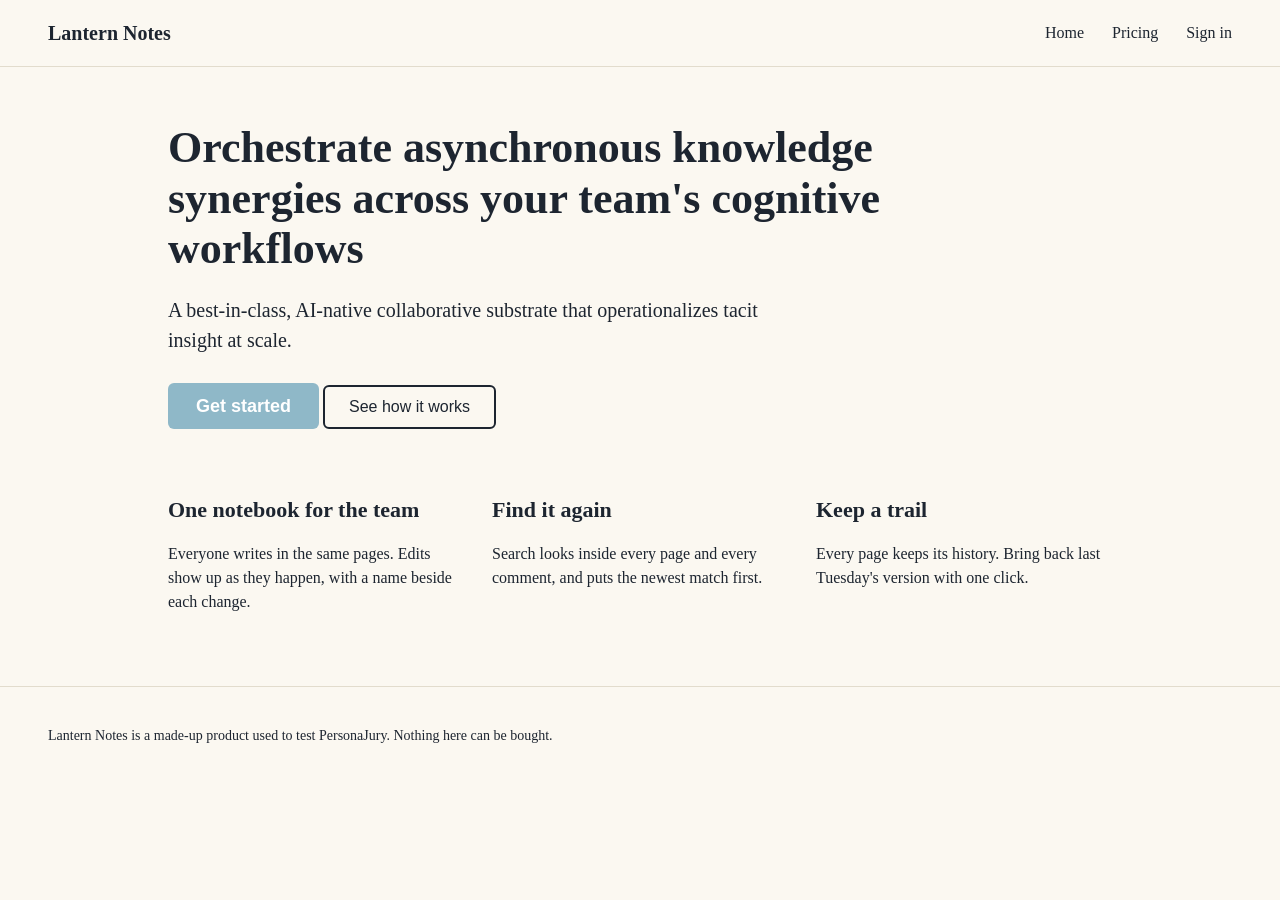
<file: fixtures/site/index.html>
<!doctype html>
<html lang="en">
<head>
  <meta charset="utf-8">
  <meta name="viewport" content="width=device-width, initial-scale=1">
  <title>Lantern Notes</title>
  <link rel="stylesheet" href="style.css">
</head>
<body>
  <header class="top">
    <a class="brand" href="index.html">Lantern Notes</a>
    <nav aria-label="Main">
      <ul>
        <li><a href="index.html">Home</a></li>
        <li><a href="pricing.html">Pricing</a></li>
        <li><a href="https://app.lantern.example/signin">Sign in</a></li>
      </ul>
    </nav>
  </header>
  <main>
    <section class="hero">
      <h1>Orchestrate asynchronous knowledge synergies across your team's cognitive workflows</h1>
      <p>A best-in-class, AI-native collaborative substrate that operationalizes tacit insight at scale.</p>
      <a class="button-primary" href="pricing.html">Get started</a>
      <a class="button-secondary" href="#features">See how it works</a>
    </section>
    <section class="features" id="features" aria-label="Features">
      <article>
        <h2>One notebook for the team</h2>
        <p>Everyone writes in the same pages. Edits show up as they happen, with a name beside each change.</p>
      </article>
      <article>
        <h2>Find it again</h2>
        <p>Search looks inside every page and every comment, and puts the newest match first.</p>
      </article>
      <article>
        <h2>Keep a trail</h2>
        <p>Every page keeps its history. Bring back last Tuesday's version with one click.</p>
      </article>
    </section>
  </main>
  <footer>
    <p>Lantern Notes is a made-up product used to test PersonaJury. Nothing here can be bought.</p>
  </footer>
</body>
</html>
</file>
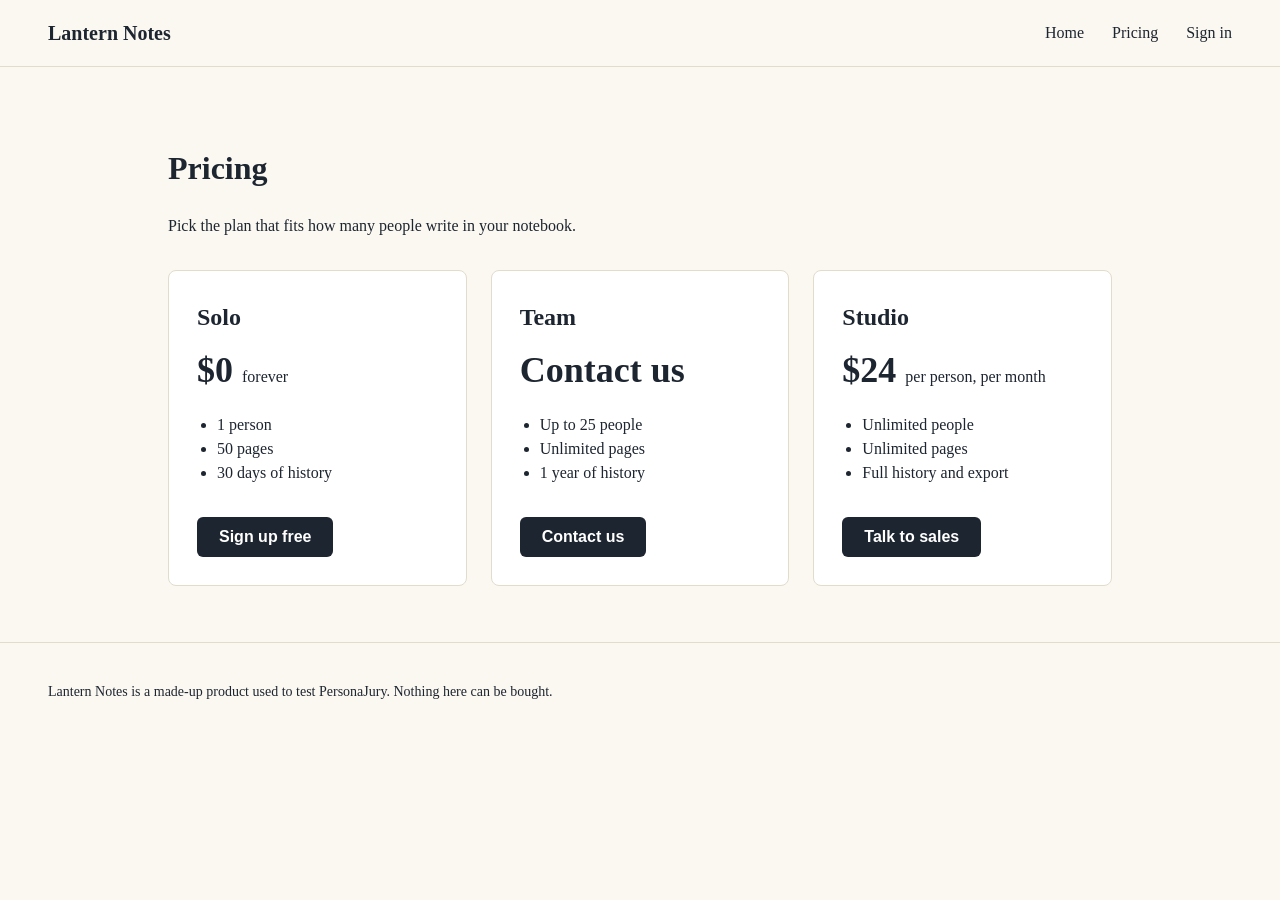
<file: fixtures/site/pricing.html>
<!doctype html>
<html lang="en">
<head>
  <meta charset="utf-8">
  <meta name="viewport" content="width=device-width, initial-scale=1">
  <title>Pricing - Lantern Notes</title>
  <link rel="stylesheet" href="style.css">
</head>
<body>
  <header class="top">
    <a class="brand" href="index.html">Lantern Notes</a>
    <nav aria-label="Main">
      <ul>
        <li><a href="index.html">Home</a></li>
        <li><a href="pricing.html">Pricing</a></li>
        <li><a href="https://app.lantern.example/signin">Sign in</a></li>
      </ul>
    </nav>
  </header>
  <main>
    <h1>Pricing</h1>
    <p>Pick the plan that fits how many people write in your notebook.</p>
    <section class="plans" aria-label="Plans">
      <article class="plan">
        <h2>Solo</h2>
        <p class="price">$0 <small>forever</small></p>
        <ul>
          <li>1 person</li>
          <li>50 pages</li>
          <li>30 days of history</li>
        </ul>
        <a class="cta" href="#">Sign up free</a>
      </article>
      <article class="plan">
        <h2>Team</h2>
        <p class="price">Contact us</p>
        <ul>
          <li>Up to 25 people</li>
          <li>Unlimited pages</li>
          <li>1 year of history</li>
        </ul>
        <a class="cta" href="mailto:hello@lantern.example">Contact us</a>
      </article>
      <article class="plan">
        <h2>Studio</h2>
        <p class="price">$24 <small>per person, per month</small></p>
        <ul>
          <li>Unlimited people</li>
          <li>Unlimited pages</li>
          <li>Full history and export</li>
        </ul>
        <a class="cta" href="mailto:hello@lantern.example">Talk to sales</a>
      </article>
    </section>
  </main>
  <footer>
    <p>Lantern Notes is a made-up product used to test PersonaJury. Nothing here can be bought.</p>
  </footer>
</body>
</html>
</file>
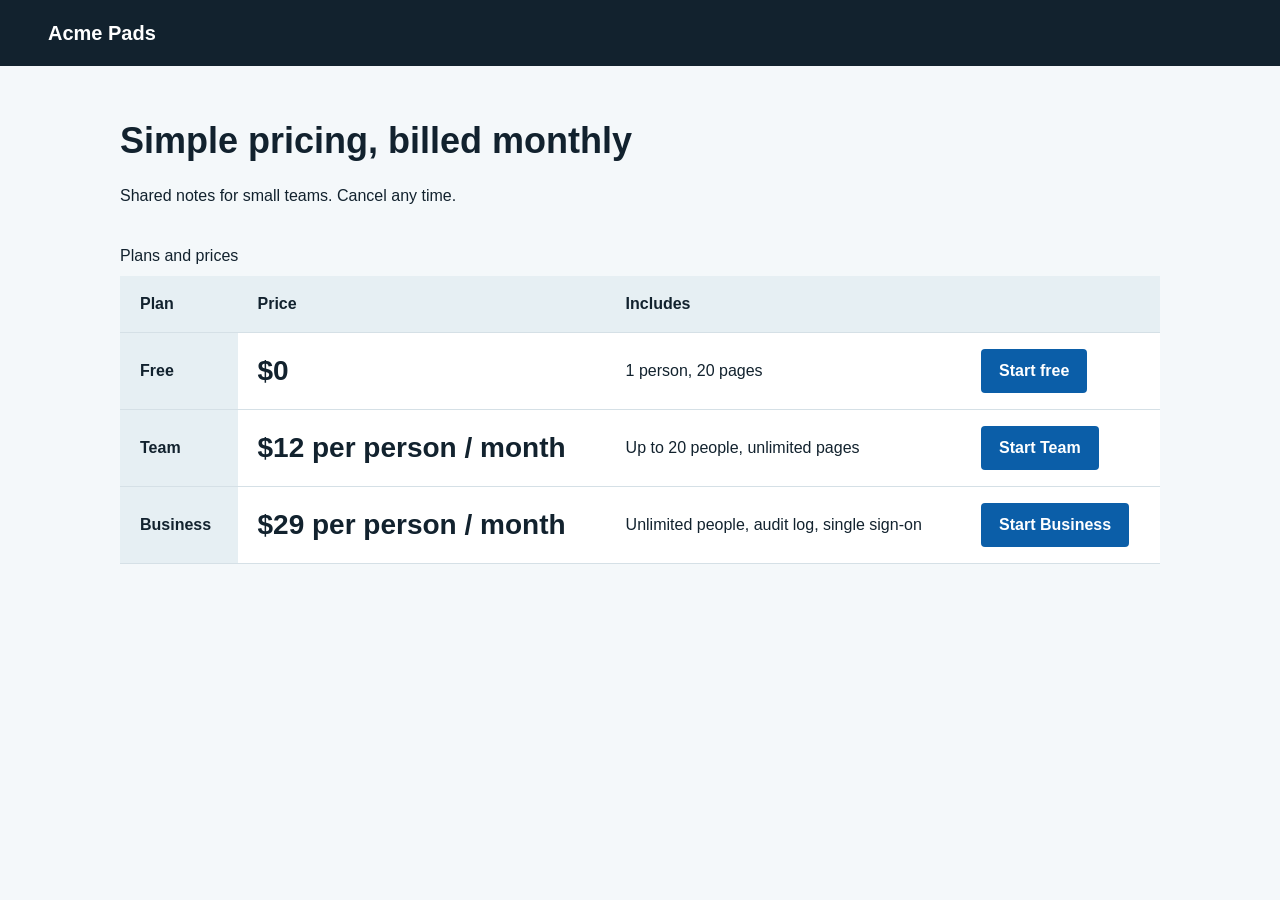
<file: fixtures/comparators/acme-pricing/pricing.html>
<!doctype html>
<html lang="en">
<head>
  <meta charset="utf-8">
  <meta name="viewport" content="width=device-width, initial-scale=1">
  <title>Pricing - Acme Pads</title>
  <style>
    body { margin: 0; font: 16px/1.5 Helvetica, Arial, sans-serif; color: #12222e; background: #f4f8fa; }
    header { padding: 18px 48px; background: #12222e; color: #fff; font-weight: bold; font-size: 20px; }
    main { max-width: 1040px; margin: 0 auto; padding: 48px; }
    h1 { font-size: 36px; margin: 0 0 8px; }
    table { width: 100%; border-collapse: collapse; margin-top: 28px; background: #fff; }
    th, td { padding: 16px 20px; text-align: left; border-bottom: 1px solid #d5e0e6; }
    th { background: #e6eff3; }
    .p { font-size: 28px; font-weight: bold; }
    a.go { display: inline-block; padding: 10px 18px; background: #0b5ea8; color: #fff; text-decoration: none; border-radius: 4px; font-weight: bold; }
  </style>
</head>
<body>
  <header>Acme Pads</header>
  <main>
    <h1>Simple pricing, billed monthly</h1>
    <p>Shared notes for small teams. Cancel any time.</p>
    <table>
      <caption class="sr" style="text-align:left;padding:8px 0">Plans and prices</caption>
      <thead>
        <tr><th scope="col">Plan</th><th scope="col">Price</th><th scope="col">Includes</th><th scope="col"><span style="position:absolute;left:-9999px">Action</span></th></tr>
      </thead>
      <tbody>
        <tr><th scope="row">Free</th><td class="p">$0</td><td>1 person, 20 pages</td><td><a class="go" href="/signup?plan=free">Start free</a></td></tr>
        <tr><th scope="row">Team</th><td class="p">$12 per person / month</td><td>Up to 20 people, unlimited pages</td><td><a class="go" href="/signup?plan=team">Start Team</a></td></tr>
        <tr><th scope="row">Business</th><td class="p">$29 per person / month</td><td>Unlimited people, audit log, single sign-on</td><td><a class="go" href="/signup?plan=business">Start Business</a></td></tr>
      </tbody>
    </table>
  </main>
</body>
</html>
</file>
<file: fixtures/site/style.css>
:root { --ink: #1d2530; --paper: #fbf8f1; --line: #e2dccd; --accent: #d98a1f; --soft: #8fb8c8; }
* { box-sizing: border-box; }
body { margin: 0; font: 16px/1.5 Georgia, "Times New Roman", serif; color: var(--ink); background: var(--paper); }
a { color: #8a4b00; }
header.top { display: flex; align-items: center; justify-content: space-between; padding: 18px 48px; border-bottom: 1px solid var(--line); }
.brand { font-weight: bold; font-size: 20px; text-decoration: none; color: var(--ink); }
nav ul { display: flex; gap: 28px; list-style: none; margin: 0; padding: 0; }
nav a { text-decoration: none; color: var(--ink); }
main { max-width: 1040px; margin: 0 auto; padding: 56px 48px; }
.hero h1 { font-size: 44px; line-height: 1.15; max-width: 760px; margin: 0 0 20px; }
.hero p { font-size: 20px; max-width: 640px; margin: 0 0 28px; }
/* the primary button: white text on a pale blue, about 2.1:1 */
.button-primary { display: inline-block; padding: 14px 28px; border-radius: 6px; background: var(--soft); color: #ffffff; text-decoration: none; font: bold 18px/1 Arial, sans-serif; }
.button-secondary { display: inline-block; padding: 12px 24px; border: 2px solid var(--ink); border-radius: 6px; color: var(--ink); text-decoration: none; font: 16px/1 Arial, sans-serif; }
.features { display: grid; grid-template-columns: repeat(3, 1fr); gap: 28px; margin-top: 64px; }
.features h2 { font-size: 22px; margin: 0 0 8px; }
.plans { display: grid; grid-template-columns: repeat(3, 1fr); gap: 24px; margin-top: 32px; }
.plan { border: 1px solid var(--line); border-radius: 8px; padding: 28px; background: #fff; }
.plan h2 { margin: 0 0 8px; font-size: 24px; }
.price { font-size: 36px; font-weight: bold; margin: 8px 0; }
.price small { font-size: 16px; font-weight: normal; }
.plan ul { padding-left: 20px; }
.plan .cta { display: inline-block; margin-top: 16px; padding: 12px 22px; border-radius: 6px; background: var(--ink); color: #fff; text-decoration: none; font: bold 16px/1 Arial, sans-serif; }
footer { border-top: 1px solid var(--line); padding: 24px 48px; font-size: 14px; }
</file>
